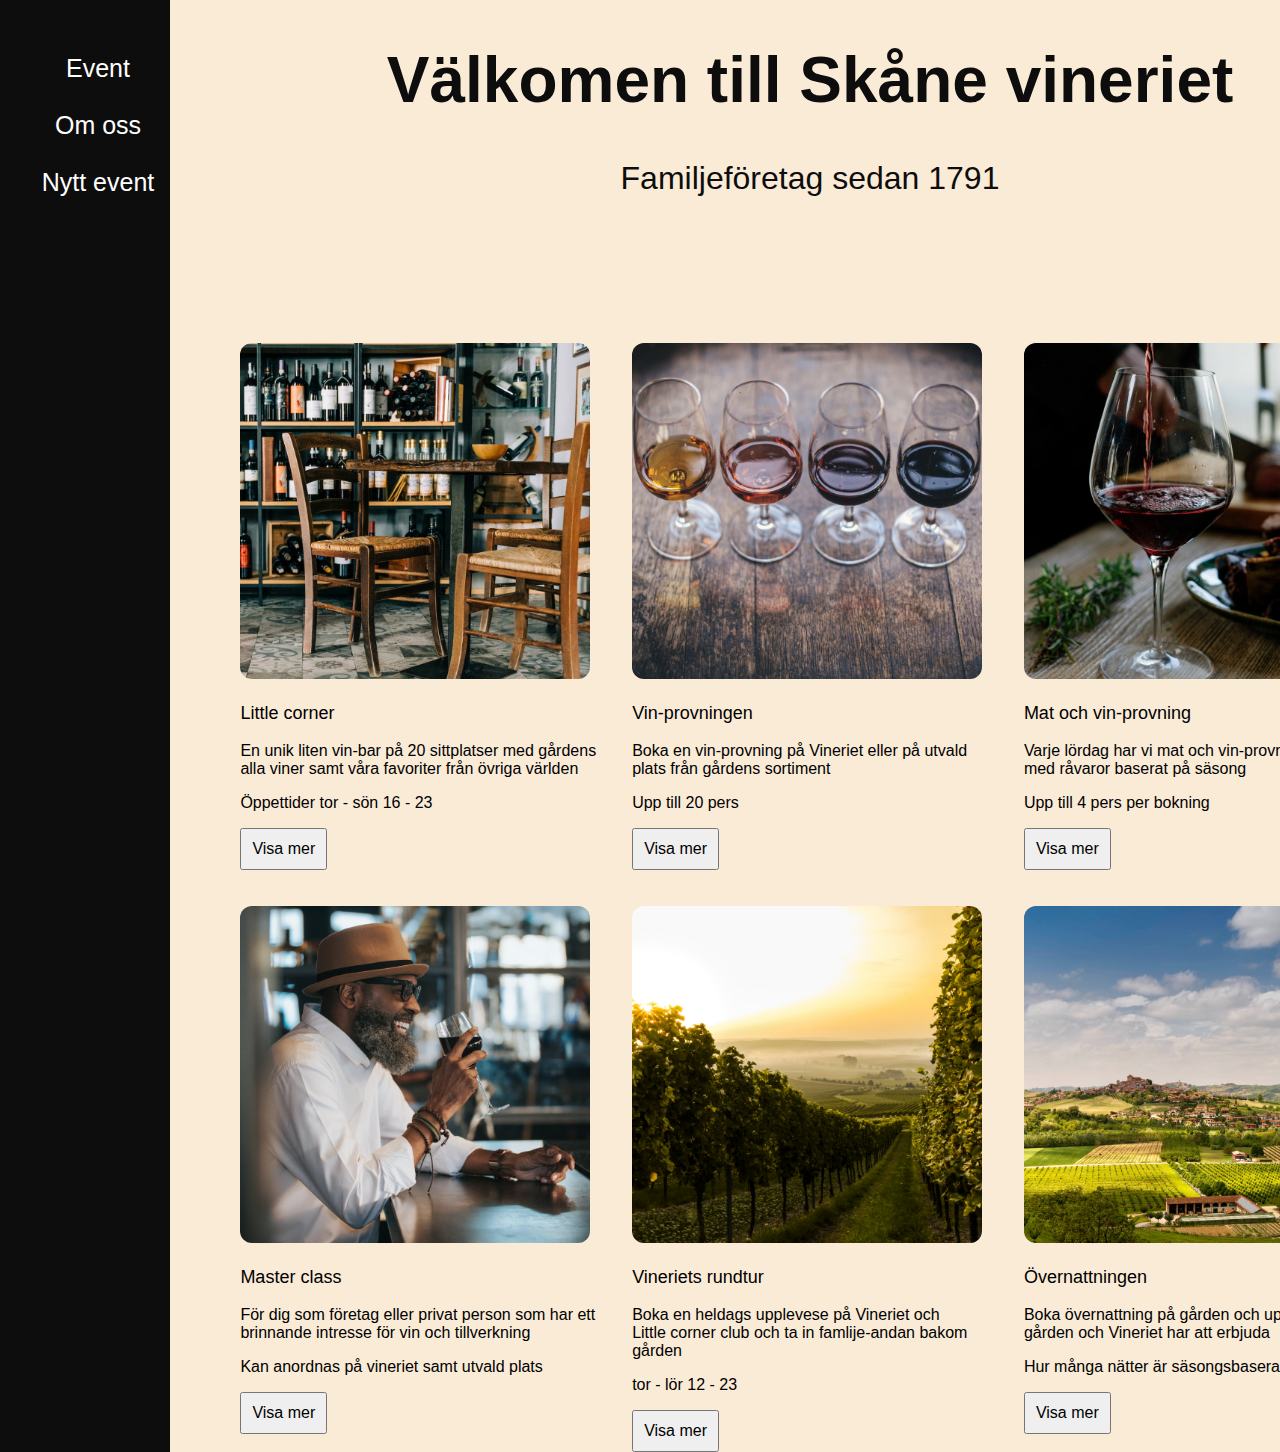
<file: sass/index.html>
<!DOCTYPE html>
<html lang="en">
<head>
    <meta charset="UTF-8">
    <meta http-equiv="X-UA-Compatible" content="IE=edge">
    <meta name="viewport" content="width=device-width, initial-scale=1.0">
    <link rel="stylesheet" href="https://cdnjs.cloudflare.com/ajax/libs/font-awesome/6.2.1/css/all.min.css" integrity="sha512-MV7K8+y+gLIBoVD59lQIYicR65iaqukzvf/nwasF0nqhPay5w/9lJmVM2hMDcnK1OnMGCdVK+iQrJ7lzPJQd1w==" crossorigin="anonymous" referrerpolicy="no-referrer" />
    <link rel="stylesheet" href="styles.css">
    <title>Huvudsida</title>
    <script>
      src="https://ajax.googleapis.com/ajax/libs/jquery/3.6.1/jquery.min.js"
    </script>
</head>
<body>
  <header class="header-section">
    <nav class="sidenav">
      <a href="index.html"><i class="fa-solid fa-house houseicon"></i> </a>
      <a href="allaevent.html">Event</a>
      <a href="om-oss.html">Om oss</a>
      <a href="nyttevent.html">Nytt event</a>
    </nav>
  </header>
  <main>
    <section class="hero-container">
      <article class="hero hero-title">
        <h1>Välkomen till Skåne vineriet<i class="fa-regular fa-heart"></i></h1>
        <p>Familjeföretag sedan 1791</p>
      </article>
    
    </section>
    <section class="products"> 
      <div class="product-cards">
      <div class="cards">
        <img src="/assets/wine-bar.png" width="350" alt="Produkt">
        <h2 class="cards-title"></h2>
        <p class="Event-info">Little corner</p>
        <p>En unik liten vin-bar på 20 sittplatser med gårdens <br>alla viner samt våra favoriter från övriga världen</p>
        <p>Öppettider tor - sön 16 - 23</p> 
        <button id="hide">Visa mer</button>
        
      </div>
      <div class="cards">
        <img src="/assets/barrel-wine.png" width="350" alt="Produkt">
        <h2 class="cards-title"></h2>
        <p class="Event-info">Vin-provningen</p>
        <p>Boka en vin-provning på Vineriet eller på utvald <br> plats från gårdens sortiment</p>
        <p>Upp till 20 pers</p>
        <button>Visa mer</button>
      </div>
      <div class="cards">
        <img src="/assets/food-wine.png" width="350" alt="Produkt">
        <h2 class="cards-title"></h2>
        <p class="Event-info">Mat och vin-provning</p>
        <p>Varje lördag har vi mat och vin-provning <br> med råvaror baserat på säsong</p>
        <p>Upp till 4 pers per bokning </p>
        <button>Visa mer</button>
      </div>
      <div class="cards">
        <img src="/assets/master-class.png" width="350" alt="Produkt">
        <h2 class="cards-title"></h2>
        <p class="Event-info">Master class</p>
        <p>För dig som företag eller privat person som har ett <br>brinnande intresse för vin och tillverkning</p>
        <p>Kan anordnas på vineriet samt utvald plats</p> 
        <button>Visa mer</button>
      </div>
      <div class="cards">
        <img src="/assets/yard.png" width="350" alt="Produkt">
        <h2 class="cards-title"></h2>
        <p class="Event-info">Vineriets rundtur</p>
        <p>Boka en heldags upplevese på Vineriet och<br>Little corner club och ta in famlije-andan bakom<br>gården</p>
        <p>tor - lör 12 - 23</p>
        <button>Visa mer</button>
      </div>
      <div class="cards">
        <img src="/assets/wineyard.png" width="350" alt="Produkt">
        <h2 class="cards-title"></h2>
        <p class="Event-info">Övernattningen</p>
        <p>Boka övernattning på gården och upplev allt vad<br>gården och Vineriet har att erbjuda</p>
        <p>Hur många nätter är säsongsbaserat</p>
        <button>Visa mer</button>
      </div>
      </div>


    </section>
  </main>
</body>
</html>
</file>
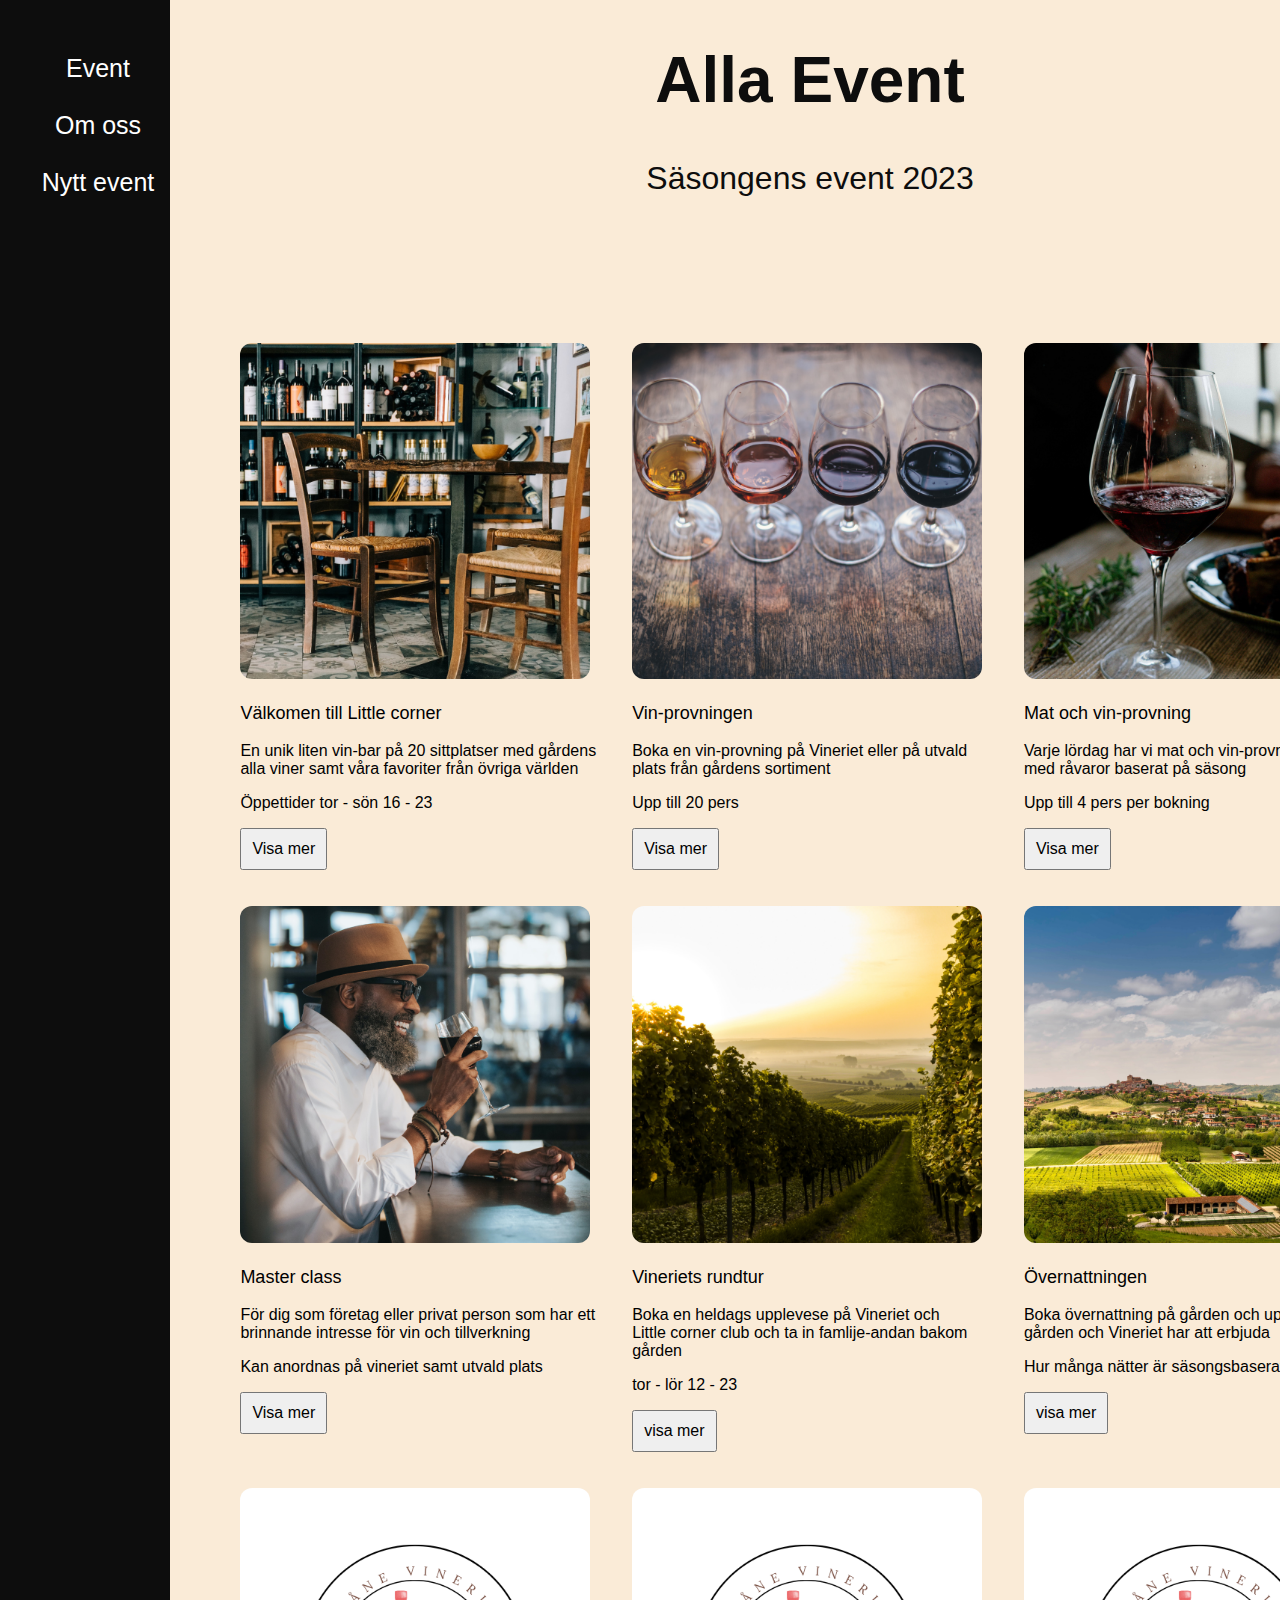
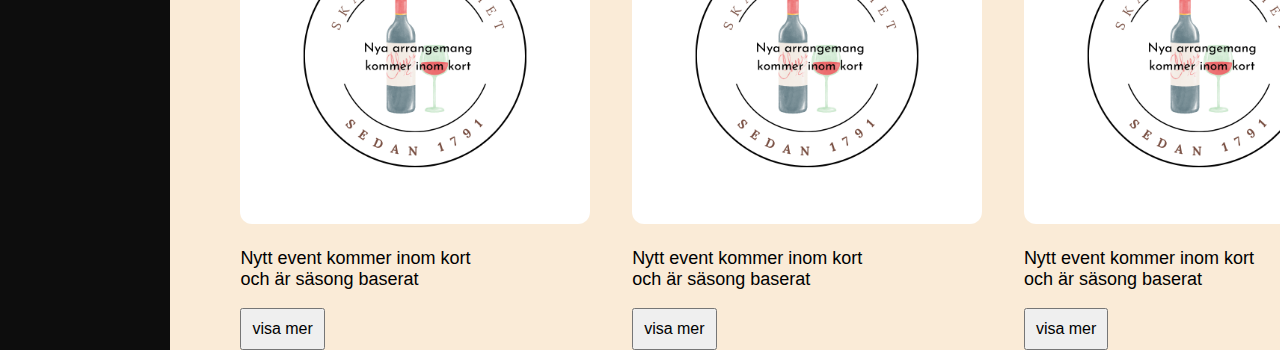
<file: sass/allaevent.html>
<!DOCTYPE html>
<html lang="en">
<head>
    <meta charset="UTF-8">
    <meta http-equiv="X-UA-Compatible" content="IE=edge">
    <meta name="viewport" content="width=device-width, initial-scale=1.0">
    <link rel="stylesheet" href="https://cdnjs.cloudflare.com/ajax/libs/font-awesome/6.2.1/css/all.min.css" integrity="sha512-MV7K8+y+gLIBoVD59lQIYicR65iaqukzvf/nwasF0nqhPay5w/9lJmVM2hMDcnK1OnMGCdVK+iQrJ7lzPJQd1w==" crossorigin="anonymous" referrerpolicy="no-referrer" />
    <link rel="stylesheet" href="styles.css">
    <title>Eventsida</title>
</head>
<body>
    <header class="header-section">
      <nav class="sidenav">
        <a href="index.html"><i class="fa-solid fa-house houseicon"></i> </a>
        <a href="allaevent.html">Event</a>
        <a href="om-oss.html">Om oss</a>
        <a href="nyttevent.html">Nytt event</a>
      </nav>
    </header>
    <main>
      <section class="hero-container">
        <article class="hero hero-title">
          <h1>Alla Event<i class="fa-regular fa-heart"></i></h1>
          <p>Säsongens event 2023 </p>
        </article>
      
      </section>
      <section class="products"> 
        <div class="product-cards">
        <div class="cards">
            <a href="/sass/bokaevent.html"><img src="/assets/wine-bar.png" width="350" alt="Produkt"></a>
          <h2 class="cards-title"></h2>
          <p class="Event-info"> Välkomen till Little corner</p>
          <p>En unik liten vin-bar på 20 sittplatser med gårdens <br>alla viner samt våra favoriter från övriga världen</p>
          <p>Öppettider tor - sön 16 - 23</p> 
          <button>Visa mer</button>
          <small></small>
        </div>
        <div class="cards">
            <a href="/sass/bokaevent.html"><img src="/assets/barrel-wine.png" width="350" alt="Produkt"></a>
          <h2 class="cards-title"></h2>
          <p class="Event-info">Vin-provningen</p>
          <p>Boka en vin-provning på Vineriet eller på utvald<br>plats från gårdens sortiment</p>
          <p>Upp till 20 pers</p>
          <button>Visa mer</button>
        </div>
        <div class="cards">
            <a href="/sass/bokaevent.html"><img src="/assets/food-wine.png" width="350" alt="Produkt"></a>
          <h2 class="cards-title"></h2>
          <p class="Event-info">Mat och vin-provning</p>
          <p>Varje lördag har vi mat och vin-provning<br>med råvaror baserat på säsong</p>
          <p>Upp till 4 pers per bokning </p>
          <button>Visa mer</button>
        </div>
        <div class="cards">
            <a href="/sass/bokaevent.html"><img src="/assets/master-class.png" width="350" alt="Produkt"></a>
          <h2 class="cards-title"></h2>
          <p class="Event-info">Master class</p>
          <p>För dig som företag eller privat person som har ett<br>brinnande intresse för vin och tillverkning</p>
          <p>Kan anordnas på vineriet samt utvald plats</p> 
          <button>Visa mer</button>
        </div>
        <div class="cards">
            <a href="/sass/bokaevent.html"><img src="/assets/yard.png" width="350" alt="Produkt"></a>
          <h2 class="cards-title"></h2>
          <p class="Event-info">Vineriets rundtur</p>
          <p>Boka en heldags upplevese på Vineriet och<br>Little corner club och ta in famlije-andan bakom<br>gården</p>
          <p>tor - lör 12 - 23</p>
          <button>visa mer</button>
        </div>
        <div class="cards">
            <a href="/sass/bokaevent.html"><img src="/assets/wineyard.png" width="350" alt="Produkt"></a>
          <h2 class="cards-title"></h2>
          <p class="Event-info">Övernattningen</p>
          <p>Boka övernattning på gården och upplev allt vad<br>gården och Vineriet har att erbjuda</p>
          <p>Hur många nätter är säsongsbaserat</p>
          <button>visa mer</button>
        </div>
        <div class="cards">
            <a href="/sass/bokaevent.html"><img src="/assets/vineriet-logo-event.png" width="350" alt="Produkt"></a>
            <h2 class="cards-title"></h2>
            <p class="Event-info">Nytt event kommer inom kort<br>och är säsong baserat</p>
            <button>visa mer</button>
          </div>
          <div class="cards">
            <a href="/sass/bokaevent.html"><img src="/assets/vineriet-logo-event.png" width="350" alt="Produkt"></a>
            <h2 class="cards-title"></h2>
            <p class="Event-info">Nytt event kommer inom kort<br>och är säsong baserat</p>
            <button>visa mer</button>
            <small></small>
          </div>
          <div class="cards">
            <a href="/sass/bokaevent.html"><img src="/assets/vineriet-logo-event.png" width="350" alt="Produkt"></a>
            <h2 class="cards-title"></h2>
            <p class="Event-info">Nytt event kommer inom kort<br>och är säsong baserat</p>
            <button>visa mer</button>
            <small></small>
          </div>
        </div>
  
  
      </section>
    </main>
  </body>
</html>
</file>
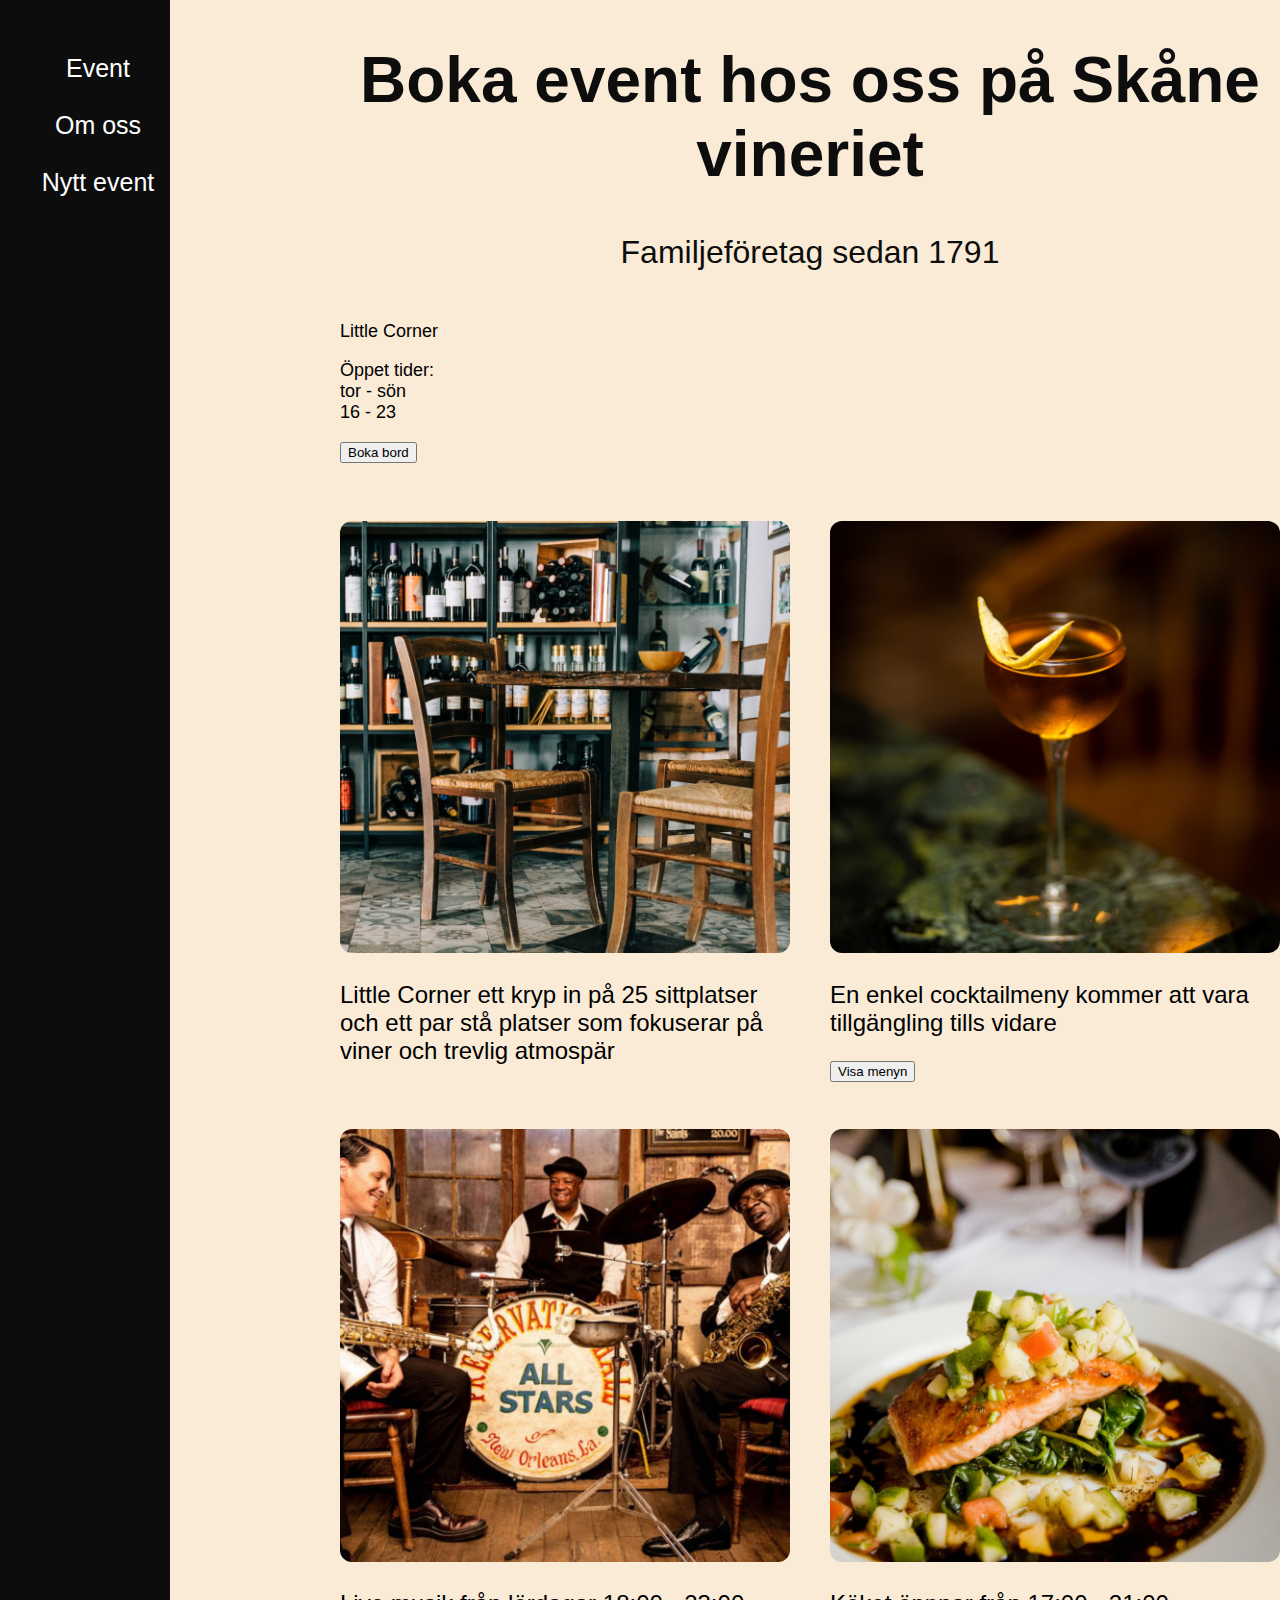
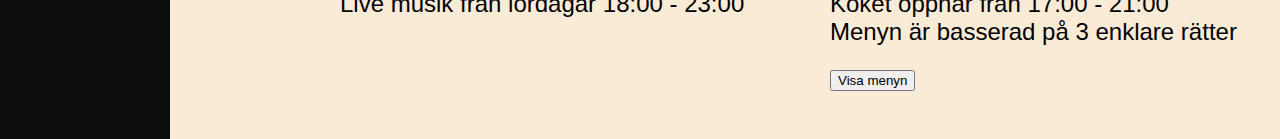
<file: sass/bokaevent.html>
<!DOCTYPE html>
<html lang="en">
<head>
    <meta charset="UTF-8">
    <meta http-equiv="X-UA-Compatible" content="IE=edge">
    <meta name="viewport" content="width=device-width, initial-scale=1.0">
    <link rel="stylesheet" href="https://cdnjs.cloudflare.com/ajax/libs/font-awesome/6.2.1/css/all.min.css" integrity="sha512-MV7K8+y+gLIBoVD59lQIYicR65iaqukzvf/nwasF0nqhPay5w/9lJmVM2hMDcnK1OnMGCdVK+iQrJ7lzPJQd1w==" crossorigin="anonymous" referrerpolicy="no-referrer" />
    <link rel="stylesheet" href="styles.css">
    <title>Event detaljsida</title>
</head>
<body>
  <header class="header-section">
    <nav class="sidenav">
      <a href="index.html"><i class="fa-solid fa-house houseicon"></i> </a>
      <a href="allaevent.html">Event</a>
      <a href="om-oss.html">Om oss</a>
      <a href="nyttevent.html">Nytt event</a>
    </nav>
  </header>
  <main>
    <section class="hero-container">
      <article class="hero hero-title">
        <h1>Boka event hos oss på Skåne vineriet<i class="fa-regular fa-heart"></i></h1>
        <p>Familjeföretag sedan 1791</p>
      </article>
    </section>
    <section class="bokaevent-container">
    <section class="bokaevent-text">
      <p class="">Little Corner</p>
      <p>Öppet tider: <br> tor - sön <br> 16 - 23</p>
      <p><button>Boka bord</button></p>
      <p></p>
    </section>
    </div>
    <div class="cards">
      <img src="/assets/wine-bar.png" width="450" alt="bild på Little Corner">
      <p class="omoss-info">Little Corner ett kryp in på 25 sittplatser <br> och ett par stå platser som fokuserar på <br>viner och trevlig atmospär</p>
    </div>
    <div class="cards">
      <img src="/assets/cocktail.png" width="450" alt="bild på en cocktail">
      <p class="omoss-info">En enkel cocktailmeny kommer att vara <br> tillgängling tills vidare</p>
      <button>Visa menyn</button>
    </div>
    <div class="cards">
      <img src="/assets/liveband.png" width="450" alt="bild på jazzband">
      <p class="omoss-info">Live musik från lördagar 18:00 - 23:00</p>
    </div>
    <div class="cards">
      <img src="/assets/food.png" width="450" alt="mat och vin">
      <p class="omoss-info">Köket öppnar från 17:00 - 21:00 <br>Menyn är basserad på 3 enklare rätter</p>
      <p><button>Visa menyn</button></p>
    </div>
</body>
</html>
</file>
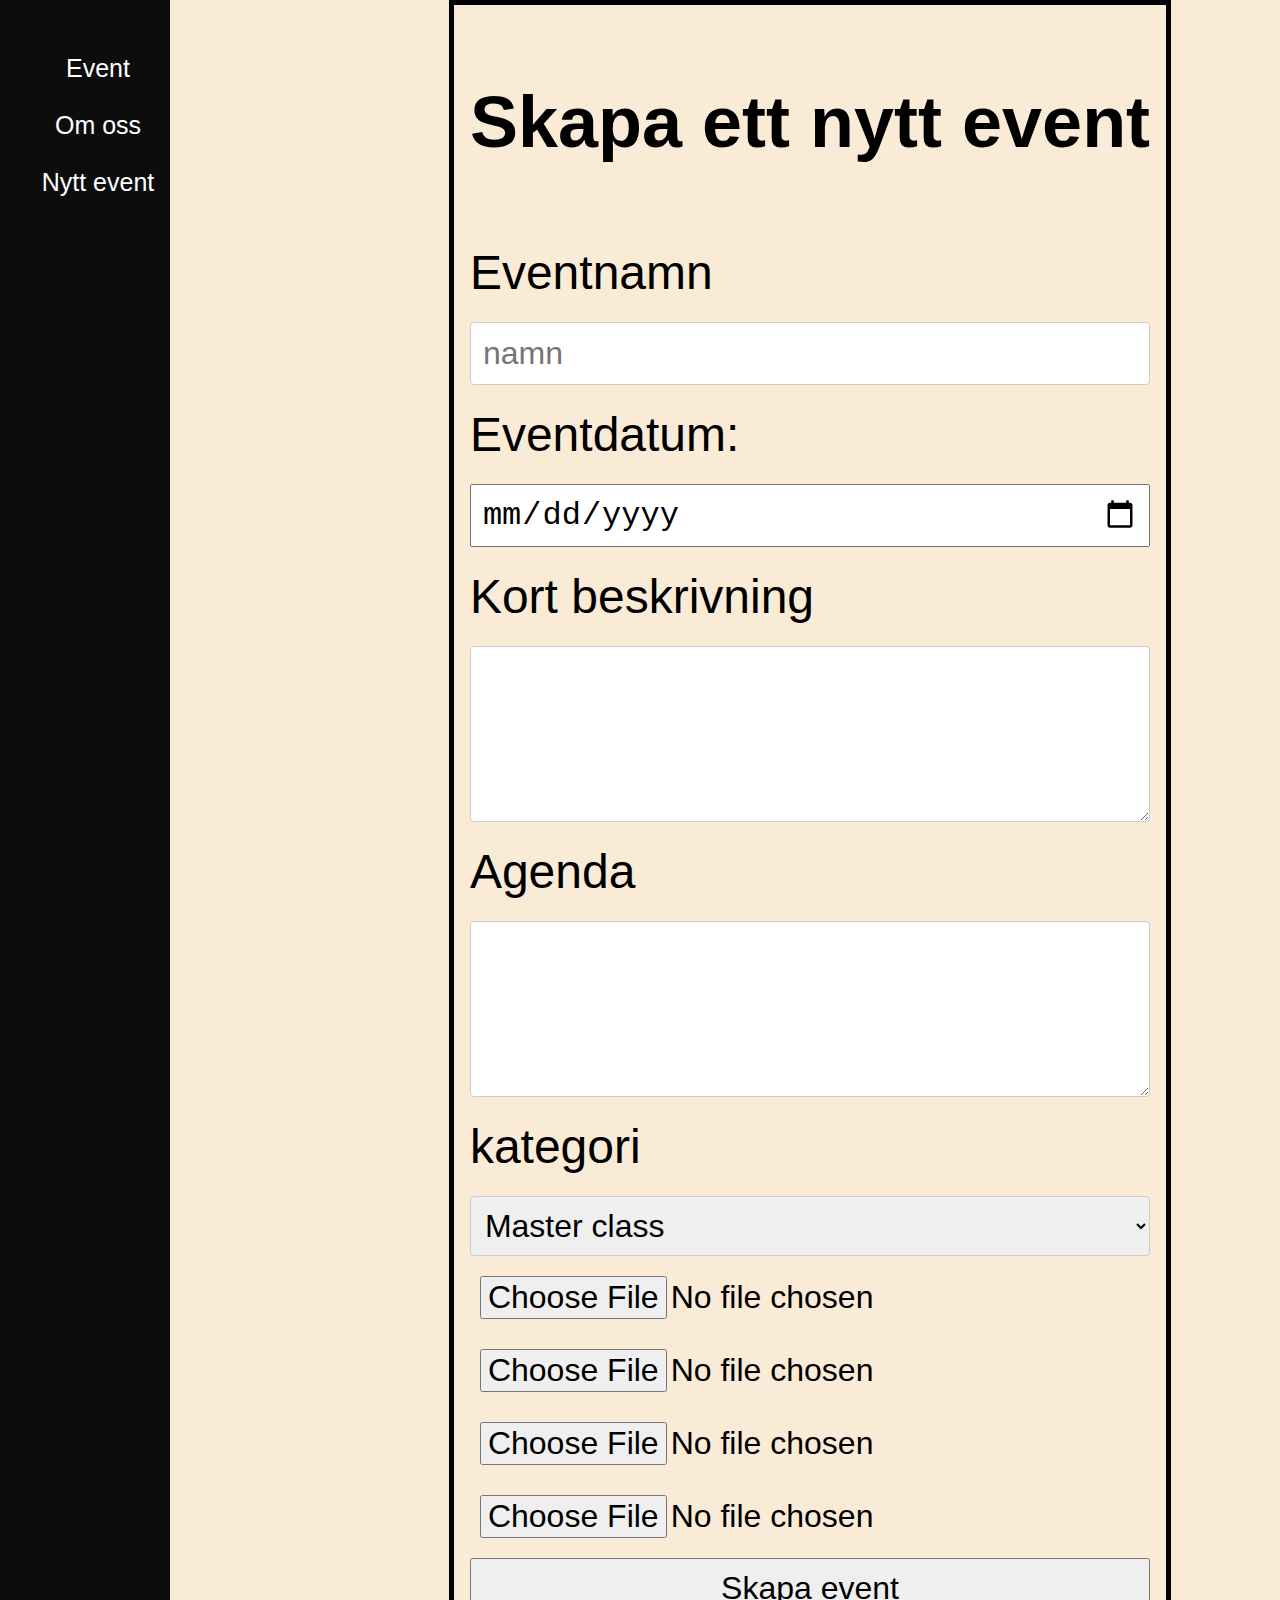
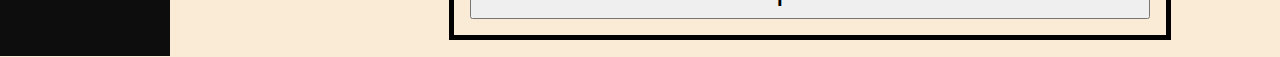
<file: sass/nyttevent.html>
<!DOCTYPE html>
<html lang="en">
<head>
    <meta charset="UTF-8">
    <meta http-equiv="X-UA-Compatible" content="IE=edge">
    <meta name="viewport" content="width=device-width, initial-scale=1.0">
    <link rel="stylesheet" href="https://cdnjs.cloudflare.com/ajax/libs/font-awesome/6.2.1/css/all.min.css" integrity="sha512-MV7K8+y+gLIBoVD59lQIYicR65iaqukzvf/nwasF0nqhPay5w/9lJmVM2hMDcnK1OnMGCdVK+iQrJ7lzPJQd1w==" crossorigin="anonymous" referrerpolicy="no-referrer" />
    <link rel="stylesheet" href="styles.css">
    <title>Adminsida</title>
</head>
<body>
    <header class="header-section">
    <nav class="sidenav">
      <a href="index.html"><i class="fa-solid fa-house houseicon"></i> </a>
      <a href="allaevent.html">Event</a>
      <a href="om-oss.html">Om oss</a>
      <a href="nyttevent.html">Nytt event</a>
    </nav>
  </header>
  <main class="formcontainer">
    <form class="eventform">
      <h2>Skapa ett nytt event</h2>
        <label for="eventnamn"> Eventnamn</label>
        <input type="text" placeholder="namn">
        <label for="birthday">Eventdatum:</label>
        <input type="date" id="eventdate" name="eventdate">
        <label for="eventnamn"> Kort beskrivning</label>
        <textarea name="" id="" cols="30" rows="10"></textarea>
        <label for="eventnamn"> Agenda</label>
        <textarea name="" id="" cols="30" rows="10"></textarea>
        <label for="kategori"> kategori</label>
        <select name=" kategori" id=" kategori"><option value="MC"> Master class</option><option value="Vin"> Vin</option> <option value="Little corner"> Little corner</option></select>
        <input type="file"><input type="file"><input type="file"><input type="file">
        <button>Skapa event</button>
      </form>
  </main>
</body>
</html>
</file>
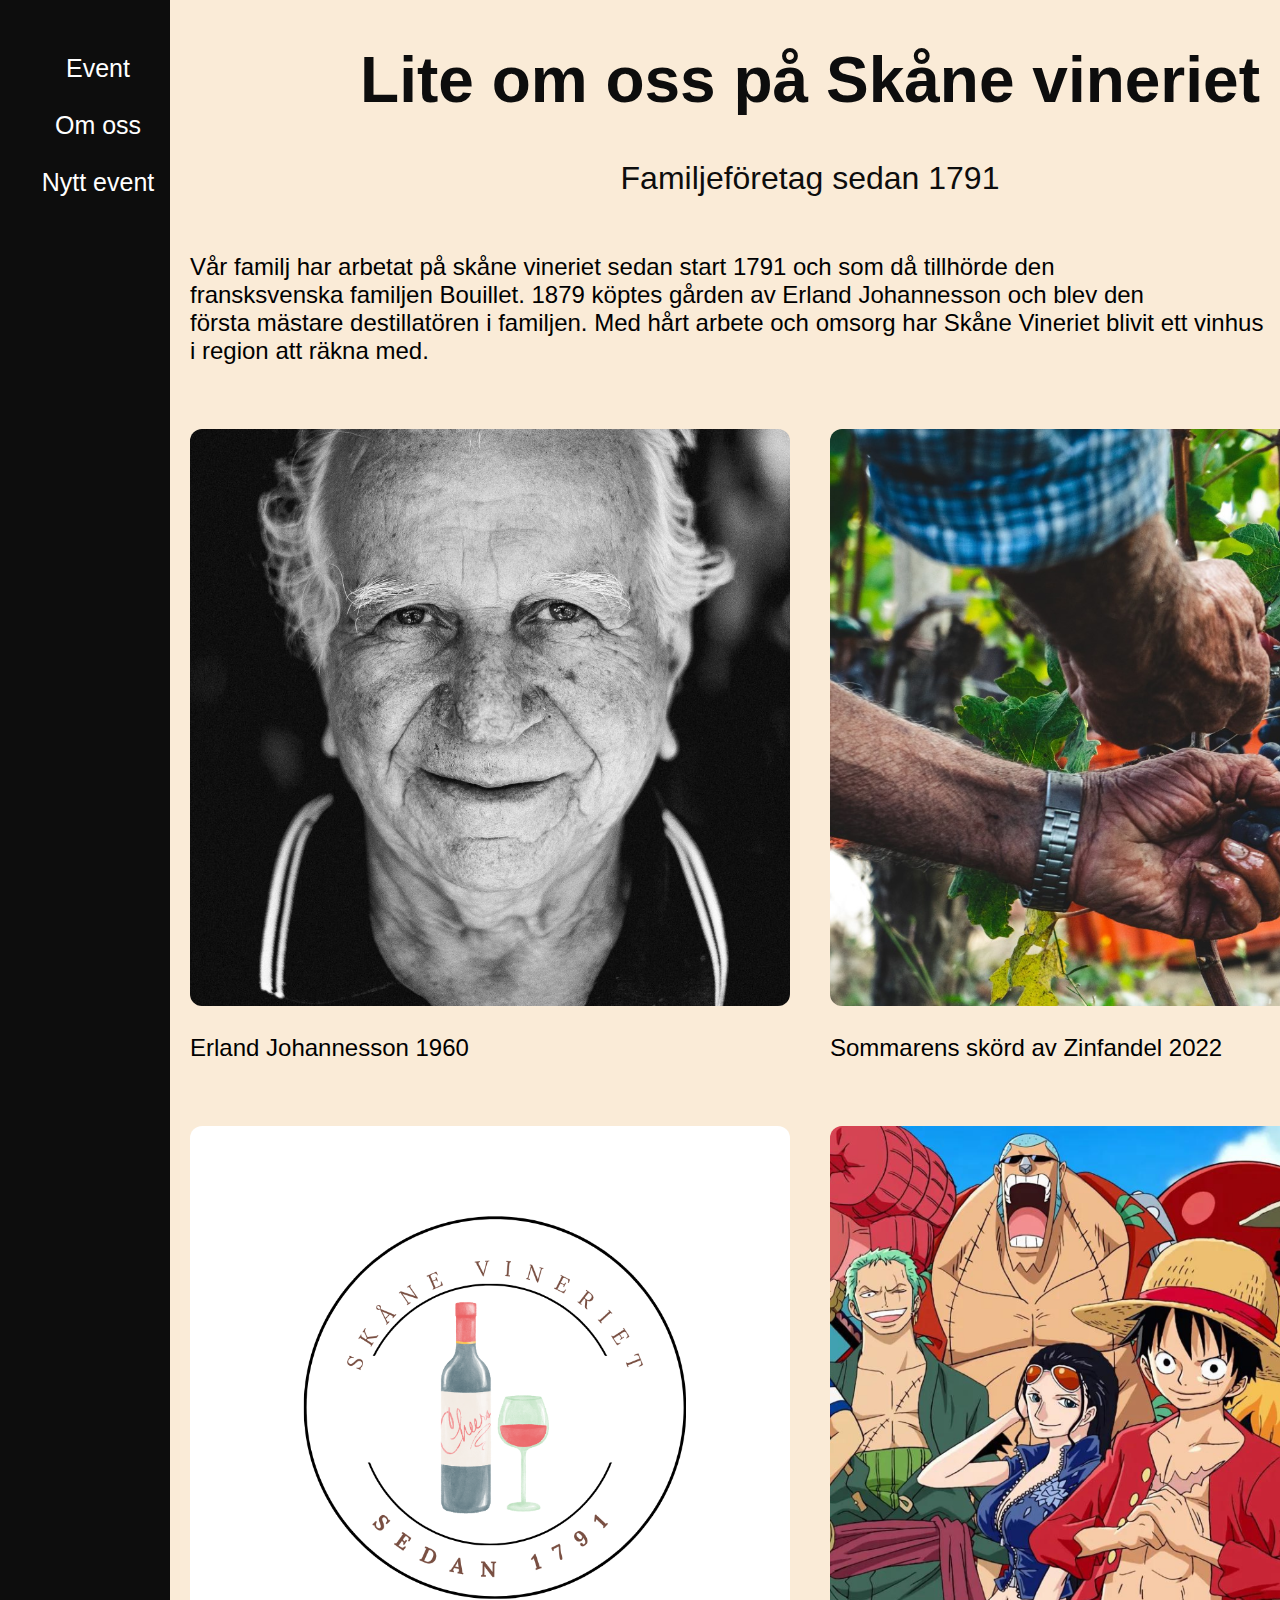
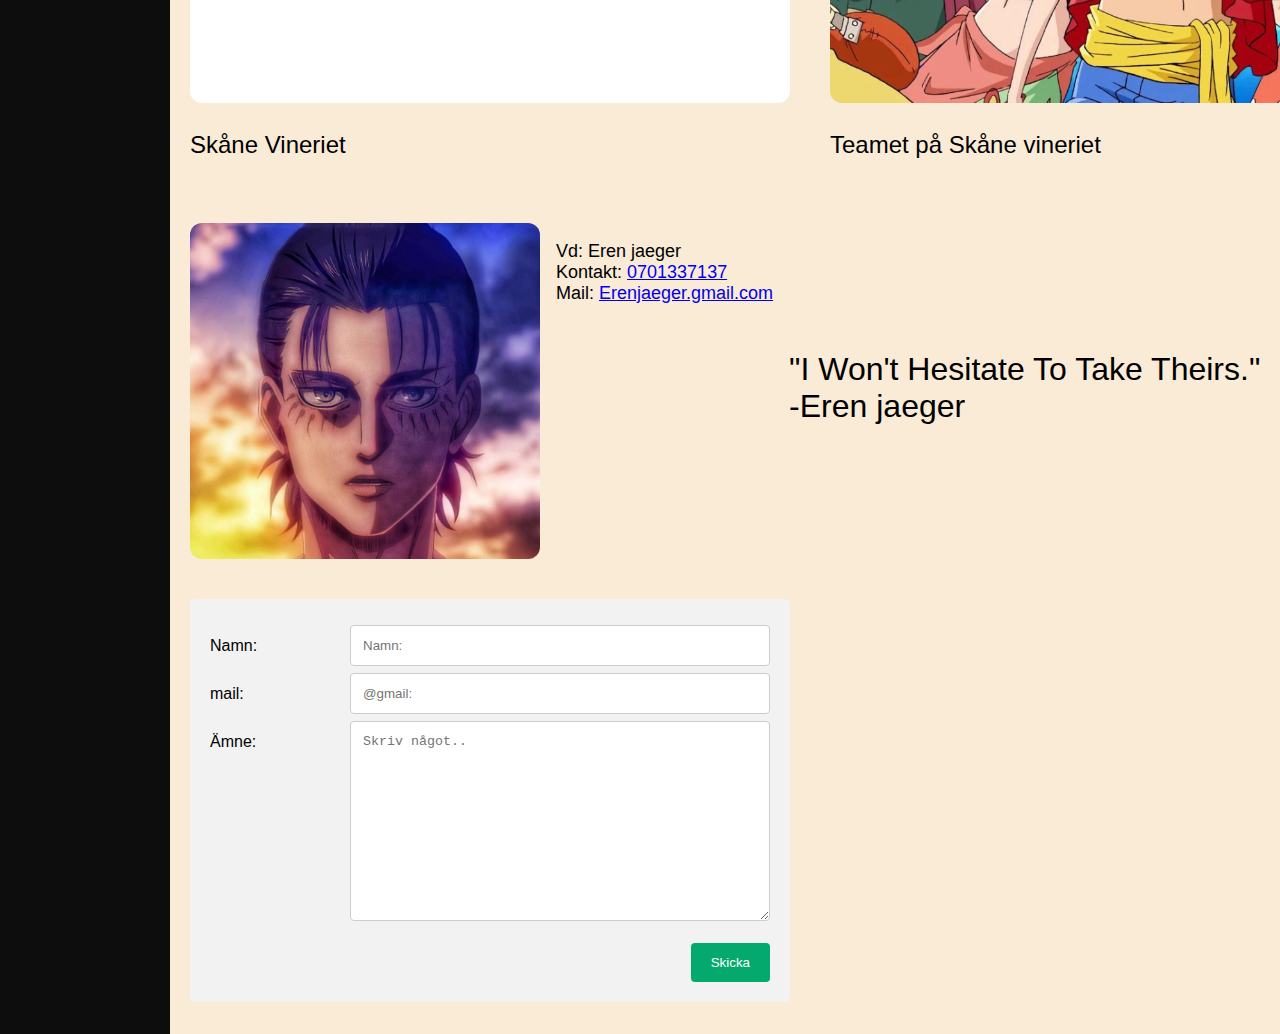
<file: sass/om-oss.html>
<!DOCTYPE html>
<html lang="en">
<head>
    <meta charset="UTF-8">
    <meta http-equiv="X-UA-Compatible" content="IE=edge">
    <meta name="viewport" content="width=device-width, initial-scale=1.0">
    <link rel="stylesheet" href="https://cdnjs.cloudflare.com/ajax/libs/font-awesome/6.2.1/css/all.min.css" integrity="sha512-MV7K8+y+gLIBoVD59lQIYicR65iaqukzvf/nwasF0nqhPay5w/9lJmVM2hMDcnK1OnMGCdVK+iQrJ7lzPJQd1w==" crossorigin="anonymous" referrerpolicy="no-referrer" />
    <link rel="stylesheet" href="styles.css">
    <title>Om oss</title>
</head>
<body>
  <header class="header-section">
    <nav class="sidenav">
      <a href="index.html"><i class="fa-solid fa-house houseicon"></i> </a>
      <a href="allaevent.html">Event</a>
      <a href="om-oss.html">Om oss</a>
      <a href="nyttevent.html">Nytt event</a>
    </nav>
  </header>
  <main>
    <section class="hero-container">
      <article class="hero hero-title">
        <h1>Lite om oss på Skåne vineriet<i class="fa-regular fa-heart"></i></h1>
        <p>Familjeföretag sedan 1791</p>
      </article>
    </section>
    <section class="omossbild-container">
    <div class="omoss-text">
      <p class="omoss-info"> Vår familj har arbetat på skåne vineriet sedan start 1791 och som då tillhörde den <br> fransksvenska familjen Bouillet. 1879 köptes gården av Erland Johannesson och blev den <br> första mästare destillatören i familjen. Med hårt arbete och omsorg har Skåne Vineriet blivit ett vinhus <br> i region att räkna med. </p>
    </div>
    <div class="cards">
      <img src="/assets/Erland-johannesson.png.jpg" width="600" alt="foto-Erland">
      <p class="omoss-info">Erland Johannesson 1960</p>
    </div>
    <div class="cards">
      <img src="/assets/harvest-sum-22.jpg" width="600" alt="hand som skördar druvor">
      <p class="omoss-info">Sommarens skörd av Zinfandel 2022 </p>
    </div>
    <div class="cards">
      <img src="/assets/vineriet-logo.png" width="600" alt="skåne vineriet logo">
      <p class="omoss-info">Skåne Vineriet</p>
    </div>
    <div class="cards">
      <img src="/assets/one-piece.png" width="600" alt="anställda">
      <p class="omoss-info">Teamet på Skåne vineriet</p>
    </div>
    <div class="vd-kontakt">
      <img src="/assets/eren-vd.png" width="350" alt="">
      <p>Vd: Eren jaeger <br> Kontakt: <a href="tel:0701337137">0701337137</a> <br>Mail: <a href="mailto:Erenjaeger.gmail.com">Erenjaeger.gmail.com</a></p>
      <p class="qoute">"I Won't Hesitate To Take Theirs." <br>-Eren jaeger </p>
    </div>
    <div class="container">
      <form action="/action_page.php">
      <div class="row">
        <div class="col-25">
          <label for="Namn">Namn:</label>
        </div>
        <div class="col-75">
          <input type="text" id="Namn" name="Namn" placeholder="Namn:">
        </div>
      </div>
      <div class="row">
        <div class="col-25">
          <label for="mail">mail:</label>
        </div>
        <div class="col-75">
          <input type="text" id="mail" name="mail" placeholder="@gmail:">
        </div>
      </div>
      <div class="row">
        <div class="col-25">
          <label for="subject">Ämne:</label>
        </div>
        <div class="col-75">
          <textarea id="subject" name="subject" placeholder="Skriv något.." style="height:200px"></textarea>
        </div>
      </div>
      <br>
      <div class="row">
        <input type="submit" value="Skicka">
      </div>
      </form>
    </div>
  </section>   

  </main>
</body>
</html>
</file>
<file: sass/styles.css>
* {
  box-sizing: border-box;
}

body {
  font-family: "Lato", sans-serif;
  background-color: antiquewhite;
  display: flex;
  min-height: 100vh;
  padding: 0;
  margin: 0;
  min-width: 100vw;
}

main {
  flex-grow: 1;
  display: flex;
  flex-direction: column;
  align-items: center;
  min-width: 100vw;
}

.sidenav {
  height: 100%;
  width: 170px;
  position: relative;
  z-index: 1;
  top: 0;
  left: 0;
  background-color: #0d0d0d;
  overflow-x: hidden;
  padding-top: 20px;
  display: flex;
  flex-direction: column;
  align-items: center;
  gap: 1rem;
}
.sidenav .houseicon {
  font-size: 3rem;
}
.sidenav .houseicon:hover {
  color: #818181;
}

.sidenav a {
  padding: 6px 6px 6px 32px;
  text-decoration: none;
  font-size: 25px;
  color: white;
  display: block;
}

.sidenav a:hover {
  color: #818181;
}

.hero-container {
  background-repeat: none;
  background-size: cover;
  min-width: 100vw;
  display: flex;
  justify-content: center;
  color: #0d0d0d;
  background-image: url(https://images.unsplash.com/photo-1495195129352-aeb325a55b65?ixlib=rb-4.0.3&ixid=MnwxMjA3fDB8MHxwaG90by1wYWdlfHx8fGVufDB8fHx8&auto=format&fit=crop&w=2076&q=80);
}

.hero-title {
  font-size: 2rem;
  text-align: center;
  width: 100vh;
}

@media screen and (max-height: 450px) {
  .sidenav {
    padding-top: 15px;
  }
  .sidenav a {
    font-size: 18px;
  }
}
.products .product-cards {
  display: grid;
  grid-template-columns: 1fr 1fr 1fr;
  gap: 36px;
  margin-top: 10%;
  cursor: pointer;
}
.products .product-cards img {
  border-radius: 12px;
}
.products .product-cards .cards:hover {
  transform: scale(1.1);
}
.products .product-cards .Event-info {
  font-size: large;
}
.products .product-cards button {
  font-size: 1rem;
  padding: 10px;
  cursor: pointer;
}
.products .product-cards button:hover {
  transform: scale(1.1);
}
@media (max-width: 900px) {
  .products {
    flex-direction: column;
  }
}

.formcontainer {
  display: flex;
  justify-content: center;
  align-items: center;
}

.eventform {
  display: flex;
  flex-direction: column;
  gap: 10px;
  border: solid black 5px;
  padding: 1rem;
  font-size: 3rem;
  margin-bottom: 1rem;
}
.eventform input, .eventform select {
  font-size: 2rem;
  padding: 10px;
}
.eventform button {
  font-size: 2rem;
  padding: 10px;
}

.omossbild-container {
  display: grid;
  grid-template-columns: 1fr 1fr;
  gap: 2.5rem;
  margin-bottom: 2rem;
}
.omossbild-container img {
  border-radius: 12px;
}
.omossbild-container img:hover {
  scale: 1.1;
}

.omoss-info {
  font-size: 1.5rem;
  display: flex;
}

.omoss-text {
  grid-column-start: 1;
  grid-column-end: 3;
}

.vd-kontakt {
  grid-column-start: 1;
  grid-column-end: 3;
  display: flex;
  gap: 1rem;
  font-size: large;
}
.vd-kontakt .qoute {
  font-size: 2rem;
  padding-top: 6rem;
}

.omossbild-container {
  display: grid;
  grid-template-columns: 1fr 1fr;
  gap: 2.5rem;
  margin-bottom: 2rem;
}
.omossbild-container img {
  border-radius: 12px;
}
.omossbild-container img:hover {
  scale: 1.1;
}

.omoss-info {
  font-size: 1.5rem;
  display: flex;
}

.omoss-text {
  grid-column-start: 1;
  grid-column-end: 3;
}

.bokaevent-container {
  display: grid;
  grid-template-columns: 1fr 1fr;
  gap: 2.5rem;
  margin-bottom: 2rem;
}
.bokaevent-container img {
  border-radius: 12px;
}
.bokaevent-container img:hover {
  scale: 1.1;
}

.bokaevent-info {
  font-size: 1.5rem;
  display: flex;
}

.bokaevent-text {
  grid-column-start: 1;
  grid-column-end: 3;
  font-size: large;
}

* {
  box-sizing: border-box;
}

input[type=text], select, textarea {
  width: 100%;
  padding: 12px;
  border: 1px solid #ccc;
  border-radius: 4px;
  resize: vertical;
}

label {
  padding: 12px 12px 12px 0;
  display: inline-block;
}

input[type=submit] {
  background-color: #04AA6D;
  color: white;
  padding: 12px 20px;
  border: none;
  border-radius: 4px;
  cursor: pointer;
  float: right;
}

input[type=submit]:hover {
  background-color: #45a049;
}

.container {
  border-radius: 5px;
  background-color: #f2f2f2;
  padding: 20px;
}

.col-25 {
  float: left;
  width: 25%;
  margin-top: 6px;
}

.col-75 {
  float: left;
  width: 75%;
  margin-top: 6px;
}

.row:after {
  content: "";
  display: table;
  clear: both;
}

@media screen and (max-width: 600px) {
  .col-25, .col-75, input[type=submit] {
    width: 100%;
    margin-top: 0;
  }
}/*# sourceMappingURL=styles.css.map */
</file>
